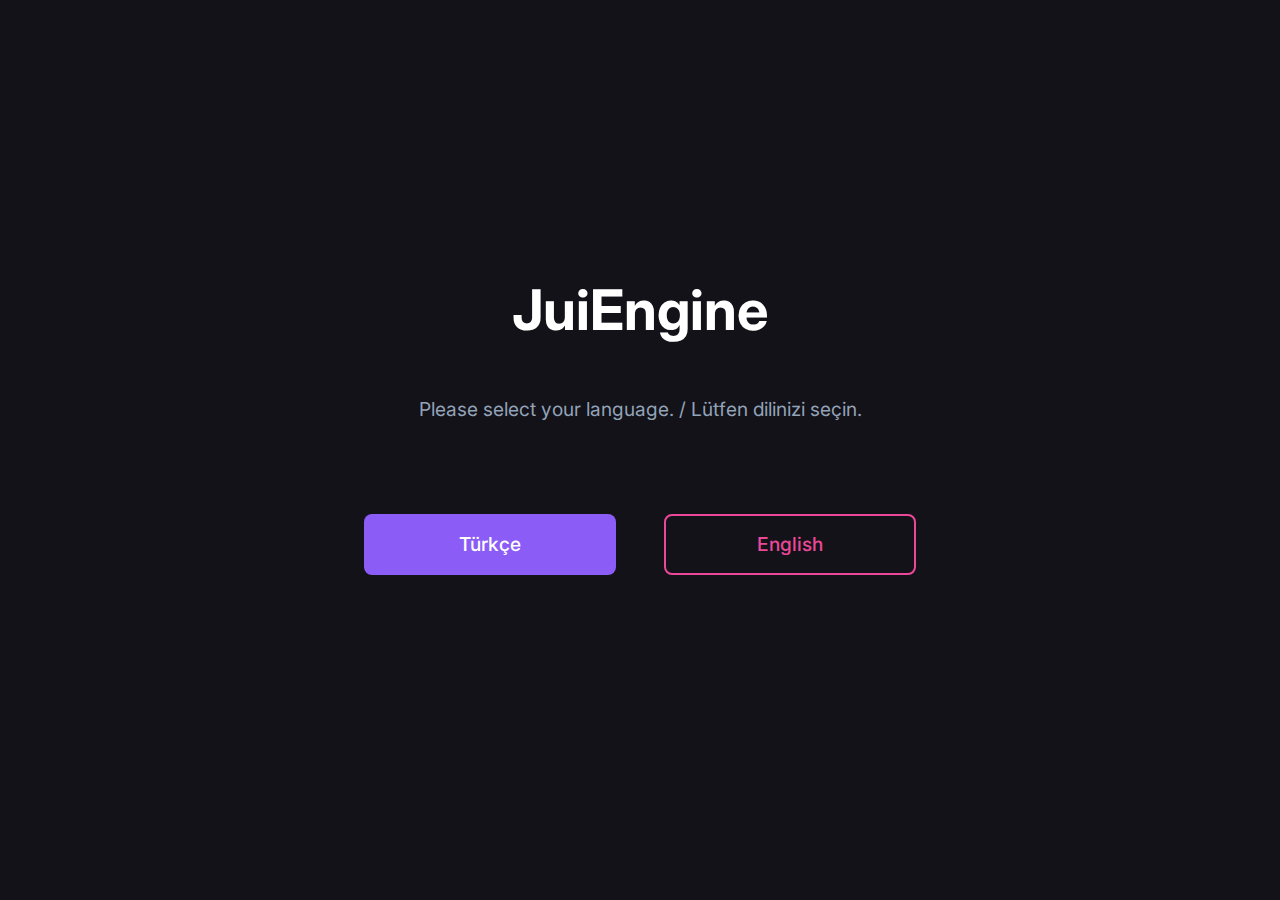
<file: index.html>
<!DOCTYPE html>
<html lang="tr-EN">
<head>
    <meta charset="UTF-8">
    <meta name="viewport" content="width=device-width, initial-scale=1.0">
    <title>Welcome - JuiEngine</title>
    <link rel="stylesheet" href="css/style.css">
    <style>
        /* Sadece bu sayfaya özel ek stiller */
        .language-selector {
            min-height: 80vh;
            display: flex;
            flex-direction: column;
            justify-content: center;
            align-items: center;
            text-align: center;
        }
        .language-selector .btn {
            margin: 1rem;
            min-width: 200px;
            font-size: 1.2rem;
        }
    </style>
</head>
<body>
    <main>
        <div class="container">
            <div class="language-selector">
                <h1 class="page-title">JuiEngine</h1>
                <p class="page-subtitle">Please select your language. / Lütfen dilinizi seçin.</p>
                <div class="button-group">
                    <a href="tr/index.html" class="btn btn-primary">Türkçe</a>
                    <a href="en/index.html" class="btn btn-secondary">English</a>
                </div>
            </div>
        </div>
    </main>
</body>
</html>
</file>
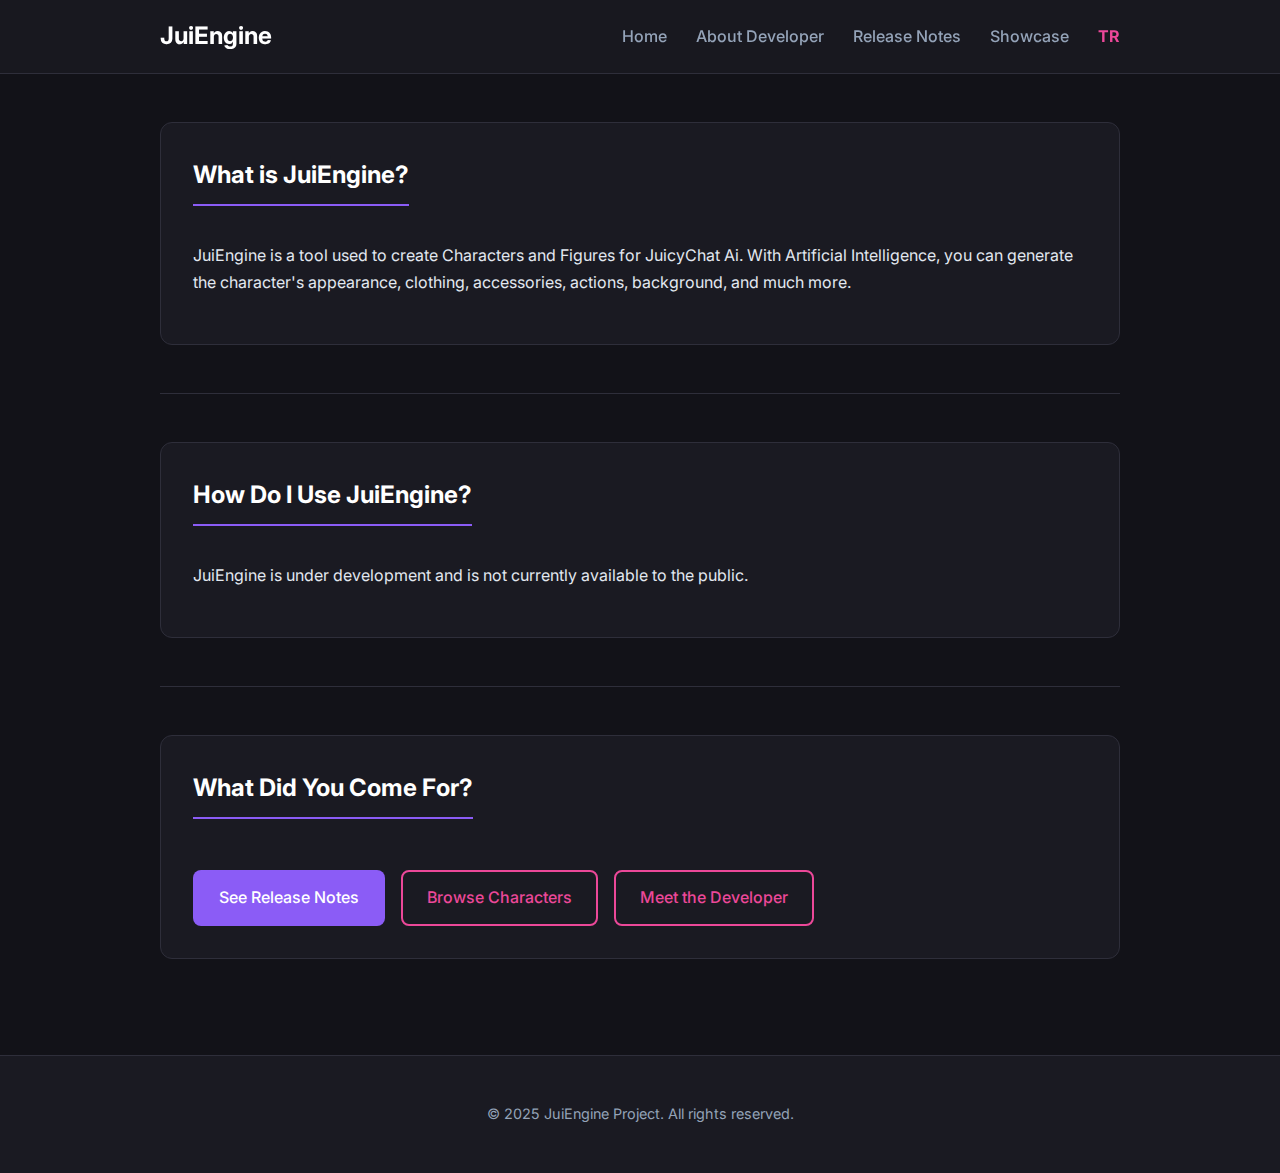
<file: en/index.html>
<!DOCTYPE html>
<html lang="en">
<head>
    <meta charset="UTF-8">
    <title>Home - JuiEngine</title>
    <link rel="stylesheet" href="../css/style.css">
</head>
<body>
    <header>
        <div class="container">
            <nav>
                <a href="index.html" class="logo">JuiEngine</a>
                <ul>
                    <li><a href="index.html">Home</a></li>
                    <li><a href="about.html">About Developer</a></li>
                    <li><a href="release-notes.html">Release Notes</a></li>
                    <li><a href="showcase.html">Showcase</a></li>
                    <li><a href="../tr/index.html" style="font-weight:bold; color: var(--secondary-color);">TR</a></li>
                </ul>
            </nav>
        </div>
    </header>
    <main>
        <div class="container"><div class="content-section"><h2>What is JuiEngine?</h2><p>JuiEngine is a tool used to create Characters and Figures for JuicyChat Ai. With Artificial Intelligence, you can generate the character's appearance, clothing, accessories, actions, background, and much more.</p></div><hr class="separator"><div class="content-section"><h2>How Do I Use JuiEngine?</h2><p>JuiEngine is under development and is not currently available to the public.</p></div><hr class="separator"><div class="content-section"><h2>What Did You Come For?</h2><div class="button-group"><a href="release-notes.html" class="btn btn-primary">See Release Notes</a><a href="showcase.html" class="btn btn-secondary">Browse Characters</a><a href="about.html" class="btn btn-secondary">Meet the Developer</a></div></div></div>
    </main>
    <footer><div class="container"><p>© 2025 JuiEngine Project. All rights reserved.</p></div></footer>
</body>
</html>
</file>
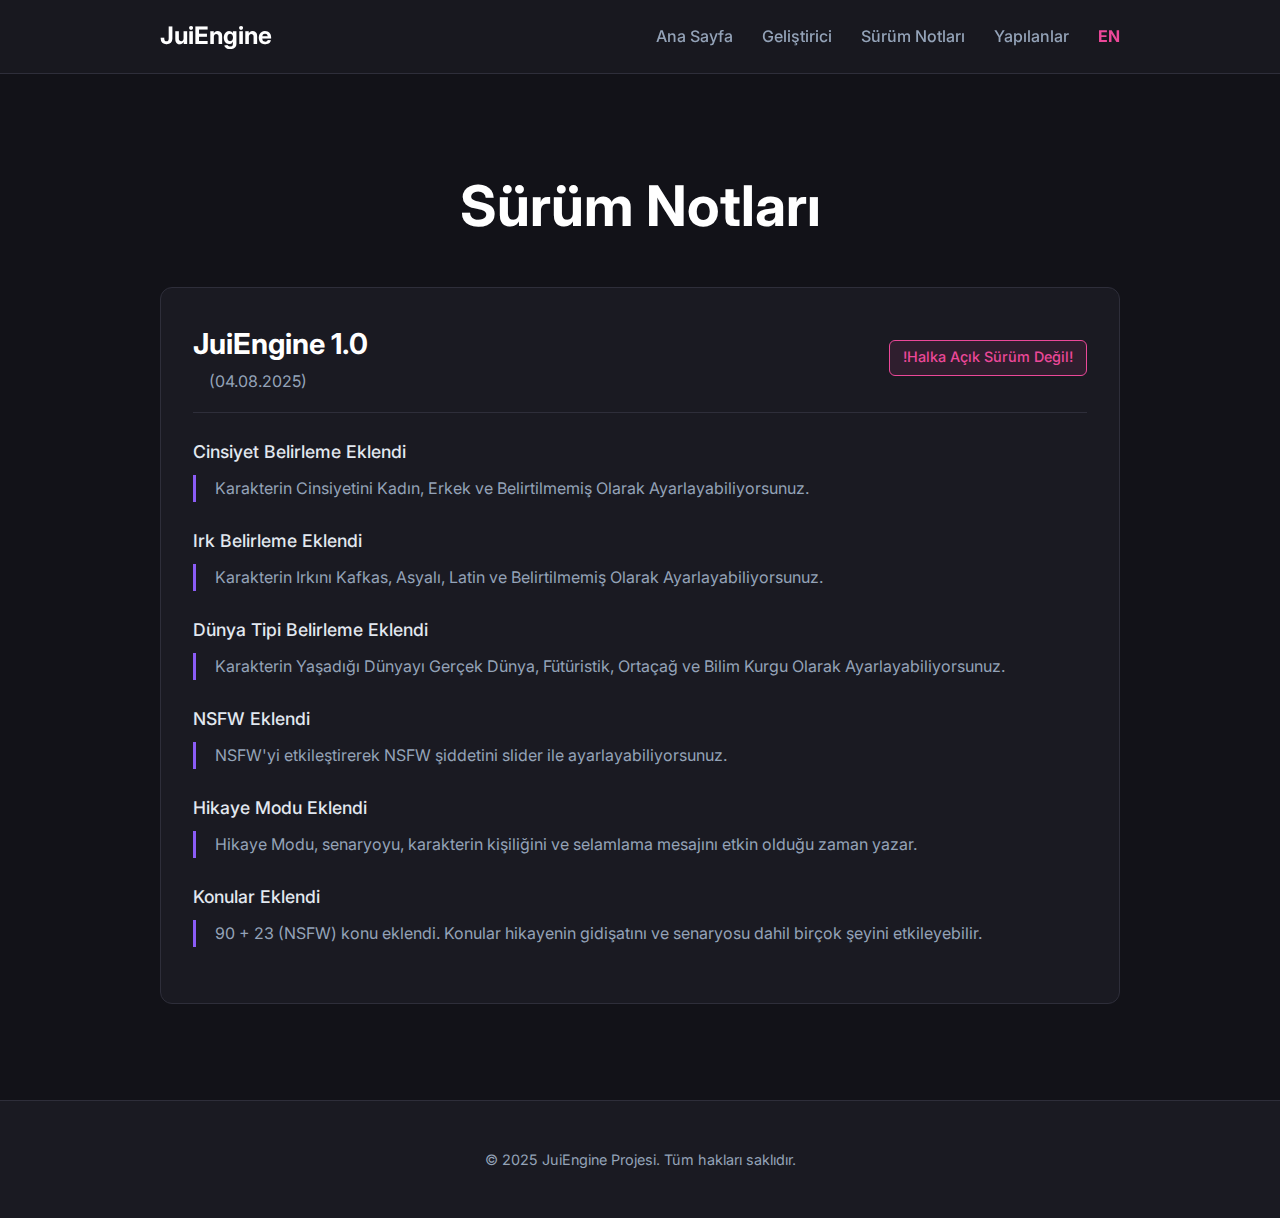
<file: tr/surum-notlari.html>
<!DOCTYPE html>
<html lang="tr">
<head>
    <meta charset="UTF-8">
    <meta name="viewport" content="width=device-width, initial-scale=1.0">
    <title>Sürüm Notları - JuiEngine</title>
    <link rel="stylesheet" href="/css/style.css">
</head>
<body>
    <header>
        <div class="container">
            <nav>
                <a href="/tr/index.html" class="logo">JuiEngine</a>
                <ul>
                    <li><a href="/tr/index.html">Ana Sayfa</a></li>
                    <li><a href="/tr/hakkimda.html">Geliştirici</a></li>
                    <li><a href="/tr/surum-notlari.html">Sürüm Notları</a></li>
                    <li><a href="/tr/yapilanlar.html">Yapılanlar</a></li>
                    <li><a href="/en/index.html" style="font-weight:bold; color: var(--secondary-color);">EN</a></li>
                </ul>
            </nav>
        </div>
    </header>

    <main>
        <div class="container">
            <h1 class="page-title" style="text-align: center; margin-bottom: 2rem;">Sürüm Notları</h1>
            
            <div class="version-log">
                <div class="version-header">
                    <div>
                        <h3 class="version-title">JuiEngine 1.0</h3>
                        <span class="version-date">(04.08.2025)</span>
                    </div>
                    <span class="version-warning">!Halka Açık Sürüm Değil!</span>
                </div>
                
                <ul class="feature-list">
                    <li class="feature-item">
                        <h4>Cinsiyet Belirleme Eklendi</h4>
                        <p class="feature-description">Karakterin Cinsiyetini Kadın, Erkek ve Belirtilmemiş Olarak Ayarlayabiliyorsunuz.</p>
                    </li>
                    <li class="feature-item">
                        <h4>Irk Belirleme Eklendi</h4>
                        <p class="feature-description">Karakterin Irkını Kafkas, Asyalı, Latin ve Belirtilmemiş Olarak Ayarlayabiliyorsunuz.</p>
                    </li>
                    <li class="feature-item">
                        <h4>Dünya Tipi Belirleme Eklendi</h4>
                        <p class="feature-description">Karakterin Yaşadığı Dünyayı Gerçek Dünya, Fütüristik, Ortaçağ ve Bilim Kurgu Olarak Ayarlayabiliyorsunuz.</p>
                    </li>
                    <li class="feature-item">
                        <h4>NSFW Eklendi</h4>
                        <p class="feature-description">NSFW'yi etkileştirerek NSFW şiddetini slider ile ayarlayabiliyorsunuz.</p>
                    </li>
                    <li class="feature-item">
                        <h4>Hikaye Modu Eklendi</h4>
                        <p class="feature-description">Hikaye Modu, senaryoyu, karakterin kişiliğini ve selamlama mesajını etkin olduğu zaman yazar.</p>
                    </li>
                    <li class="feature-item">
                        <h4>Konular Eklendi</h4>
                        <p class="feature-description">90 + 23 (NSFW) konu eklendi. Konular hikayenin gidişatını ve senaryosu dahil birçok şeyini etkileyebilir.</p>
                    </li>
                </ul>
            </div>
        </div>
    </main>

    <footer>
        <div class="container">
            <p>© 2025 JuiEngine Projesi. Tüm hakları saklıdır.</p>
        </div>
    </footer>
</body>
</html>
</file>
<file: css/style.css>
/* Google Fonts'tan Inter yazı tipini projeye dahil etme */
@import url('https://fonts.googleapis.com/css2?family=Inter:wght@400;500;700&display=swap');

/* YENİ Renk Paleti: Siyah/Mor/Pembe (Cyberpunk Teması) */
:root {
    --bg-color: #121218;               /* Koyu Kömür Rengi Arkaplan */
    --surface-color: #1a1a22;          /* Kart, Header gibi yüzeylerin rengi */
    --font-color: #e2e8f0;             /* Göz yormayan Açık Gri/Beyaz Metin */
    --primary-color: #8b5cf6;          /* Ana Vurgu Rengi (Canlı Mor) */
    --secondary-color: #ec4899;        /* İkincil Vurgu Rengi (Canlı Pembe) */
    --border-color: #2e2e3a;           /* Hafif belirgin kenarlık rengi */
    --font-color-muted: #94a3b8;       /* Daha soluk metinler için */
}

body {
    font-family: 'Inter', sans-serif;
    line-height: 1.7;
    margin: 0;
    background-color: var(--bg-color);
    color: var(--font-color);
}

header {
    background: rgba(26, 26, 34, 0.8); /* Hafif transparan yüzey rengi */
    padding: 1rem 0;
    border-bottom: 1px solid var(--border-color);
    position: sticky;
    top: 0;
    z-index: 100;
    backdrop-filter: blur(10px); /* Arkaplanı bulanıklaştırma efekti */
}

.container {
    max-width: 960px;
    margin: 0 auto;
    padding: 0 20px;
}

nav {
    display: flex;
    justify-content: space-between;
    align-items: center;
}

.logo {
    font-weight: bold;
    font-size: 1.5rem;
    color: #ffffff; /* Logonun daha parlak olması için */
    text-decoration: none;
    transition: color 0.2s;
}
.logo:hover {
    color: var(--primary-color);
}

nav ul { padding: 0; list-style: none; margin: 0; }
nav ul li { display: inline; margin-left: 25px; }
nav a { color: var(--font-color-muted); text-decoration: none; font-size: 1rem; font-weight: 500; transition: color 0.2s ease-in-out; }
nav a:hover { color: var(--primary-color); }

main { padding: 3rem 0; }

.page-title { font-size: 3.5rem; margin-bottom: 1rem; font-weight: 700; color: #ffffff; }
.page-subtitle { font-size: 1.2rem; color: var(--font-color-muted); margin-bottom: 2.5rem; max-width: 600px; }

/* --- Buton Stilleri --- */
.button-group { margin-top: 2rem; display: flex; flex-wrap: wrap; gap: 1rem; }
.btn { display: inline-block; padding: 12px 24px; font-size: 1rem; font-weight: 500; text-decoration: none; border-radius: 8px; border: 2px solid transparent; cursor: pointer; transition: all 0.2s ease-in-out; }

/* Ana Buton (Mor) */
.btn-primary { background-color: var(--primary-color); color: #ffffff; }
.btn-primary:hover { background-color: #7c3aed; transform: translateY(-2px); box-shadow: 0 4px 15px rgba(139, 92, 246, 0.3); }

/* İkincil Buton (Pembe Çerçeveli) */
.btn-secondary { background-color: transparent; color: var(--secondary-color); border-color: var(--secondary-color); }
.btn-secondary:hover { background-color: var(--secondary-color); color: #ffffff; }

footer { text-align: center; padding: 2rem 0; margin-top: 3rem; background-color: var(--surface-color); border-top: 1px solid var(--border-color); color: var(--font-color-muted); font-size: 0.9rem; }

/* --- Kart ve İçerik Bölümü Stilleri --- */
.content-section, .version-log, .character-card { background-color: var(--surface-color); border-radius: 12px; border: 1px solid var(--border-color); transition: border-color 0.3s ease, transform 0.3s ease; }
.content-section { padding: 2rem; }
.content-section:hover, .version-log:hover, .character-card:hover { transform: translateY(-5px); }

.content-section h2 { margin-top: 0; color: #ffffff; border-bottom: 2px solid var(--primary-color); padding-bottom: 0.5rem; display: inline-block; }
.separator { border: none; height: 1px; background-color: var(--border-color); margin: 3rem 0; }

/* --- Sürüm Notları Stilleri --- */
.version-log { padding: 2rem; }
.version-header { display: flex; flex-wrap: wrap; justify-content: space-between; align-items: center; border-bottom: 1px solid var(--border-color); padding-bottom: 1rem; margin-bottom: 1.5rem; }
.version-title { font-size: 1.8rem; font-weight: 700; color: #ffffff; margin: 0; }
.version-date { font-size: 1rem; font-weight: 400; color: var(--font-color-muted); margin-left: 1rem; }
.version-warning { background-color: rgba(236, 72, 153, 0.1); color: var(--secondary-color); padding: 0.3rem 0.8rem; border-radius: 6px; font-size: 0.9rem; font-weight: 500; border: 1px solid var(--secondary-color); }

.feature-list { list-style: none; padding: 0; }
.feature-item { margin-bottom: 1.5rem; }
.feature-item h4 { font-size: 1.1rem; font-weight: 500; color: var(--font-color); margin: 0 0 0.5rem 0; }
.feature-description { color: var(--font-color-muted); margin: 0; padding-left: 1.2rem; border-left: 3px solid var(--primary-color); }

/* --- Karakter Galerisi Stilleri --- */
.character-grid { display: grid; grid-template-columns: repeat(auto-fit, minmax(300px, 1fr)); gap: 1.5rem; }
.character-card { overflow: hidden; display: flex; flex-direction: column; }
.character-card:hover { border-color: var(--primary-color); }
.card-image { width: 100%; height: 350px; object-fit: cover; }
.card-content { padding: 1.5rem; display: flex; flex-direction: column; flex-grow: 1; }
.card-title { font-size: 1.5rem; font-weight: 700; color: #ffffff; margin: 0 0 0.5rem 0; }
.card-description { color: var(--font-color-muted); font-size: 0.95rem; line-height: 1.6; margin-bottom: 1.5rem; flex-grow: 1; }
.card-content .btn { align-self: flex-start; }

/* --- Hakkımda Sayfası Stilleri --- */
.about-section {
    background-color: var(--surface-color);
    padding: 2.5rem;
    border-radius: 12px;
    border: 1px solid var(--border-color);
    display: flex;
    flex-wrap: wrap; /* Ekran küçülünce alt alta geçmesi için */
    align-items: center;
    gap: 2.5rem;
}

.about-image {
    flex-basis: 200px; /* Resim için ayrılan alan */
    flex-grow: 1;
    max-width: 200px;
}

.profile-pic {
    width: 100%;
    border-radius: 50%; /* Resmi yuvarlak yapar */
    border: 4px solid var(--primary-color);
    box-shadow: 0 0 25px rgba(139, 92, 246, 0.3);
}

.about-content {
    flex-basis: 0;
    flex-grow: 999; /* Resimden kalan tüm alanı kapla */
    min-width: 60%; /* Metnin çok sıkışmasını önle */
}

.about-content h2 { /* İsim Başlığı */
    margin: 0;
    font-size: 2.5rem;
    color: #ffffff;
    font-weight: 700;
}

.about-content p {
    margin: 0.5rem 0 2rem 0;
    color: var(--font-color-muted);
    font-size: 1.1rem;
}

.info-grid {
    display: grid;
    grid-template-columns: 1fr 1fr; /* İki sütunlu bilgi alanı */
    gap: 2rem;
}

.info-box h4 {
    color: var(--primary-color);
    margin: 0 0 0.5rem 0;
    font-size: 1rem;
    font-weight: 500;
}

.info-box p, .info-box a {
    color: var(--font-color);
    text-decoration: none;
    font-size: 1.1rem;
    word-break: break-all; /* Uzun linklerin taşmasını önle */
}

.info-box a:hover {
    color: var(--secondary-color);
    text-decoration: underline;
}

/* Ekran 768px'den küçükse tek sütuna düşür */
@media (max-width: 768px) {
    .info-grid {
        grid-template-columns: 1fr;
    }
      }
</file>
